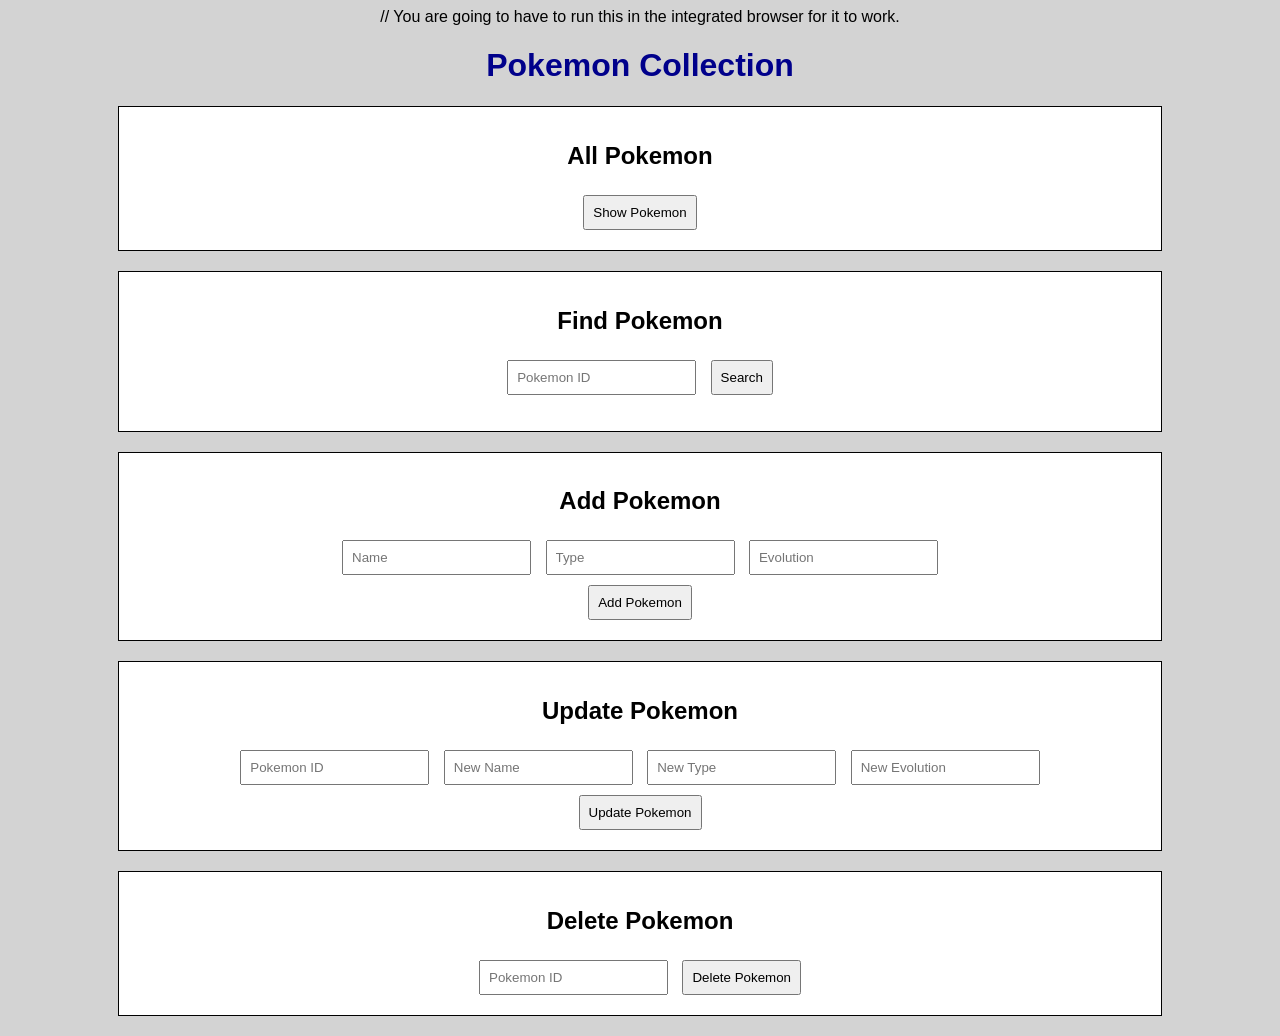
<file: pokemon-collection/index.html>
// You are going to have to run this in the integrated browser for it to work.
<!DOCTYPE html>
<html>

<head>
    <title>Pokemon Collection</title>

    <style>
        body {
            font-family: Arial;
            background-color: lightgray;
            text-align: center;
        }

        h1 {
            color: darkblue;
        }

        input {
            padding: 8px;
            margin: 5px;
        }

        button {
            padding: 8px;
            margin: 5px;
            cursor: pointer;
        }

        .section {
            background-color: white;
            padding: 15px;
            margin: 20px auto;
            width: 80%;
            border: 1px solid black;
        }

        #list {
            text-align: left;
            width: 300px;
            margin: auto;
        }
    </style>
</head>

<body>

    <h1>Pokemon Collection</h1>

    <div class="section">
        <h2>All Pokemon</h2>
        <button onclick="getPokemon()">Show Pokemon</button>
        <div id="list"></div>
    </div>

    <div class="section">
        <h2>Find Pokemon</h2>
        <input type="number" id="searchId" placeholder="Pokemon ID">
        <button onclick="findPokemon()">Search</button>
        <p id="searchResult"></p>
    </div>

    <div class="section">
        <h2>Add Pokemon</h2>
        <input type="text" id="addName" placeholder="Name">
        <input type="text" id="addType" placeholder="Type">
        <input type="text" id="addEvolution" placeholder="Evolution">
        <br>
        <button onclick="addPokemon()">Add Pokemon</button>
    </div>

    <div class="section">
        <h2>Update Pokemon</h2>
        <input type="number" id="updateId" placeholder="Pokemon ID">
        <input type="text" id="updateName" placeholder="New Name">
        <input type="text" id="updateType" placeholder="New Type">
        <input type="text" id="updateEvolution" placeholder="New Evolution">
        <br>
        <button onclick="updatePokemon()">Update Pokemon</button>
    </div>

    <div class="section">
        <h2>Delete Pokemon</h2>
        <input type="number" id="deleteId" placeholder="Pokemon ID">
        <button onclick="deletePokemon()">Delete Pokemon</button>
    </div>

    <p id="message"></p>

    <script>

        // Show all Pokemon
        async function getPokemon() {
            let response = await fetch('http://127.0.0.1:3000/api/pokemon');
            let data = await response.json();

            let list = document.getElementById('list');
            list.innerHTML = '';

            for (let p of data) {
                list.innerHTML += '<p>ID: ' + p.id +
                    ' | Name: ' + p.name +
                    ' | Type: ' + p.type +
                    ' | Evolution: ' + p.evolution + '</p>';
            }
        }

        // Find one Pokemon
        async function findPokemon() {
            let id = document.getElementById('searchId').value;

            let response = await fetch('http://127.0.0.1:3000/api/pokemon/' + id);

            if (response.ok) {
                let p = await response.json();

                document.getElementById('searchResult').innerText =
                    'Name: ' + p.name +
                    ' | Type: ' + p.type +
                    ' | Evolution: ' + p.evolution;
            } else {
                document.getElementById('searchResult').innerText =
                    'Pokemon not found.';
            }
        }

        // Add Pokemon
        async function addPokemon() {
            let name = document.getElementById('addName').value;
            let type = document.getElementById('addType').value;
            let evolution = document.getElementById('addEvolution').value;

            let response = await fetch('http://127.0.0.1:3000/api/pokemon', {
                method: 'POST',
                headers: {
                    'Content-Type': 'application/json'
                },
                body: JSON.stringify({
                    name: name,
                    type: type,
                    evolution: evolution
                })
            });

            if (response.ok) {
                document.getElementById('message').innerText =
                    'Pokemon added!';
                getPokemon();
            } else {
                document.getElementById('message').innerText =
                    'Please fill out all fields.';
            }
        }

        // Update Pokemon
        async function updatePokemon() {
            let id = document.getElementById('updateId').value;
            let name = document.getElementById('updateName').value;
            let type = document.getElementById('updateType').value;
            let evolution = document.getElementById('updateEvolution').value;

            let response = await fetch('http://127.0.0.1:3000/api/pokemon/' + id, {
                method: 'PUT',
                headers: {
                    'Content-Type': 'application/json'
                },
                body: JSON.stringify({
                    name: name,
                    type: type,
                    evolution: evolution
                })
            });

            if (response.ok) {
                document.getElementById('message').innerText =
                    'Pokemon updated!';
                getPokemon();
            } else {
                document.getElementById('message').innerText =
                    'Could not update Pokemon. Check the ID and fields.';
            }
        }

        // Delete Pokemon
        async function deletePokemon() {
            let id = document.getElementById('deleteId').value;

            let response = await fetch('http://127.0.0.1:3000/api/pokemon/' + id, {
                method: 'DELETE'
            });

            if (response.ok) {
                document.getElementById('message').innerText =
                    'Pokemon deleted!';
                getPokemon();
            } else {
                document.getElementById('message').innerText =
                    'Pokemon not found.';
            }
        }

        // Show Pokemon when page loads
        getPokemon();

    </script>

</body>

</html>
</file>
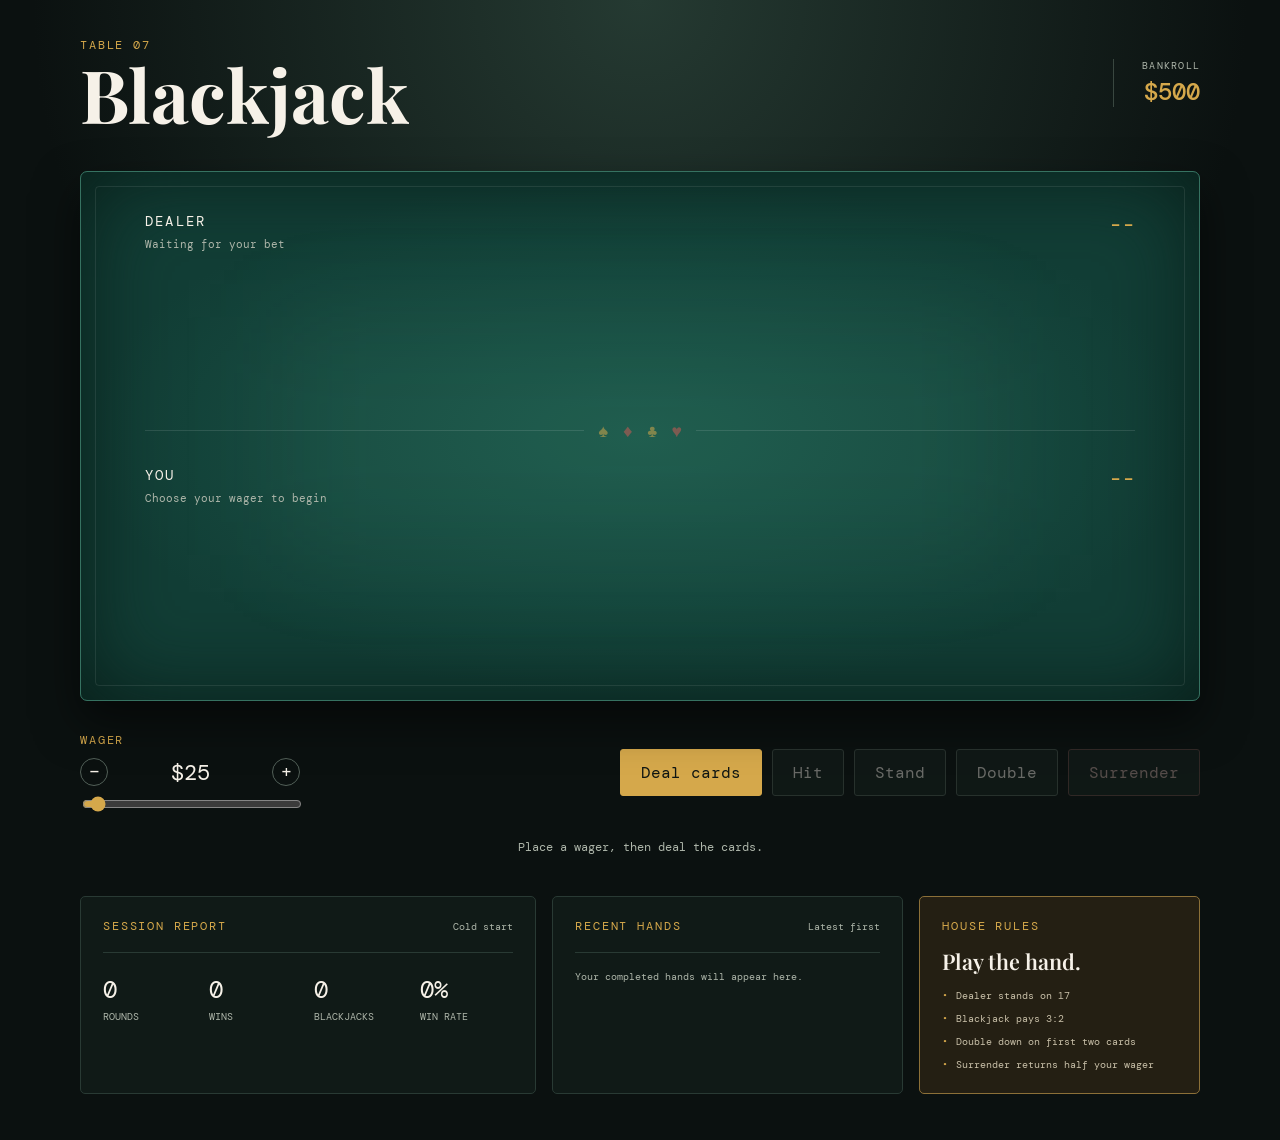
<file: Entertainment/blackjack.html>
<!DOCTYPE html>
<html lang="en">

<head>
	<meta charset="UTF-8">
	<meta name="viewport" content="width=device-width, initial-scale=1.0">
	<title>Blackjack</title>
	<link rel="stylesheet" href="blackjack.css">
</head>

<body>
	<main class="game-shell">
		<header class="topbar">
			<div>
				<p class="eyebrow">Table 07</p>
				<h1>Blackjack</h1>
			</div>
			<div class="bankroll" aria-label="Current bankroll">
				<span>Bankroll</span>
				<strong id="bankroll">$500</strong>
			</div>
		</header>

		<section class="table" aria-label="Blackjack table">
			<div class="table-glow"></div>
			<div class="dealer-area">
				<div class="hand-heading">
					<div>
						<p class="hand-label">Dealer</p>
						<p id="dealer-message" class="hand-message">Waiting for your bet</p>
					</div>
					<div id="dealer-score" class="score">--</div>
				</div>
				<div id="dealer-hand" class="hand" aria-label="Dealer hand"></div>
			</div>

			<div class="table-divider"><span>♠</span><span>♦</span><span>♣</span><span>♥</span></div>

			<div class="player-area">
				<div class="hand-heading">
					<div>
						<p class="hand-label">You</p>
						<p id="player-message" class="hand-message">Choose your wager to begin</p>
					</div>
					<div id="player-score" class="score">--</div>
				</div>
				<div id="player-hand" class="hand" aria-label="Your hand"></div>
			</div>
		</section>

		<section class="controls" aria-label="Game controls">
			<div class="wager-panel">
				<label for="wager">Wager</label>
				<div class="wager-row">
					<button class="step-button" id="decrease-wager" type="button" aria-label="Decrease wager">−</button>
					<output id="wager" for="wager-slider">$25</output>
					<button class="step-button" id="increase-wager" type="button" aria-label="Increase wager">+</button>
				</div>
				<input id="wager-slider" type="range" min="5" max="500" step="5" value="25">
			</div>
			<div class="action-panel">
				<button id="deal-button" class="button button-primary" type="button">Deal cards</button>
				<button id="hit-button" class="button" type="button" disabled>Hit</button>
				<button id="stand-button" class="button" type="button" disabled>Stand</button>
				<button id="double-button" class="button" type="button" disabled>Double</button>
				<button id="surrender-button" class="button button-subtle" type="button" disabled>Surrender</button>
			</div>
		</section>

		<p id="status" class="status" role="status">Place a wager, then deal the cards.</p>

		<section class="dashboard" aria-label="Game dashboard">
			<div class="stats-panel">
				<div class="section-heading"><p class="eyebrow">Session report</p><span id="streak-label">Cold start</span></div>
				<div class="stats-grid">
					<div><strong id="rounds-stat">0</strong><span>Rounds</span></div>
					<div><strong id="wins-stat">0</strong><span>Wins</span></div>
					<div><strong id="blackjacks-stat">0</strong><span>Blackjacks</span></div>
					<div><strong id="win-rate-stat">0%</strong><span>Win rate</span></div>
				</div>
			</div>
			<div class="history-panel">
				<div class="section-heading"><p class="eyebrow">Recent hands</p><span>Latest first</span></div>
				<ul id="history-list" class="history-list"><li class="empty-history">Your completed hands will appear here.</li></ul>
			</div>
			<aside class="rules-panel">
				<p class="eyebrow">House rules</p>
				<h2>Play the hand.</h2>
				<ul>
					<li>Dealer stands on 17</li>
					<li>Blackjack pays 3:2</li>
					<li>Double down on first two cards</li>
					<li>Surrender returns half your wager</li>
				</ul>
			</aside>
		</section>
	</main>

	<script>
		const suits = [
			{ symbol: "♠", name: "spades", color: "black" },
			{ symbol: "♥", name: "hearts", color: "red" },
			{ symbol: "♦", name: "diamonds", color: "red" },
			{ symbol: "♣", name: "clubs", color: "black" }
		];
		const ranks = ["A", "2", "3", "4", "5", "6", "7", "8", "9", "10", "J", "Q", "K"];
		let deck = [];
		let playerHand = [];
		let dealerHand = [];
		let bankroll = 500;
		let wager = 25;
		let roundActive = false;
		let roundWager = 25;
		let stats = { rounds: 0, wins: 0, blackjacks: 0, streak: 0, history: [] };

		const playerHandElement = document.getElementById("player-hand");
		const dealerHandElement = document.getElementById("dealer-hand");
		const playerScoreElement = document.getElementById("player-score");
		const dealerScoreElement = document.getElementById("dealer-score");
		const statusElement = document.getElementById("status");
		const wagerElement = document.getElementById("wager");
		const sliderElement = document.getElementById("wager-slider");
		const dealButton = document.getElementById("deal-button");
		const hitButton = document.getElementById("hit-button");
		const standButton = document.getElementById("stand-button");
		const doubleButton = document.getElementById("double-button");
		const surrenderButton = document.getElementById("surrender-button");

		function createDeck() {
			deck = suits.flatMap((suit) => ranks.map((rank) => ({ rank, ...suit })));
			for (let index = deck.length - 1; index > 0; index -= 1) {
				const swapIndex = Math.floor(Math.random() * (index + 1));
				[deck[index], deck[swapIndex]] = [deck[swapIndex], deck[index]];
			}
		}

		function drawCard() {
			return deck.pop();
		}

		function getScore(hand) {
			let score = hand.reduce((total, card) => total + (card.rank === "A" ? 11 : ["K", "Q", "J"].includes(card.rank) ? 10 : Number(card.rank)), 0);
			let aces = hand.filter((card) => card.rank === "A").length;
			while (score > 21 && aces > 0) {
				score -= 10;
				aces -= 1;
			}
			return score;
		}

		function renderCard(card, hidden = false, index = 0) {
			if (hidden) return `<div class="card card-hidden" aria-label="Hidden card"><span>?</span></div>`;
			return `<div class="card ${card.color} card-${index}" aria-label="${card.rank} of ${card.name}">
				<span class="card-corner">${card.rank}<br>${card.symbol}</span>
				<span class="card-suit">${card.symbol}</span>
				<span class="card-corner card-corner-bottom">${card.rank}<br>${card.symbol}</span>
			</div>`;
		}

		function renderHands(showDealer = false) {
			playerHandElement.innerHTML = playerHand.map((card, index) => renderCard(card, false, index)).join("");
			dealerHandElement.innerHTML = dealerHand.map((card, index) => renderCard(card, !showDealer && index === 1, index)).join("");
			playerScoreElement.textContent = playerHand.length ? getScore(playerHand) : "--";
			dealerScoreElement.textContent = showDealer ? getScore(dealerHand) : dealerHand.length ? `${getScore([dealerHand[0]])} + ?` : "--";
		}

		function updateWager(value) {
			wager = Math.min(bankroll, Math.max(5, Number(value)));
			sliderElement.value = wager;
			wagerElement.textContent = `$${wager}`;
		}

		function updateStats(outcome, label) {
			stats.rounds += 1;
			if (outcome === "win" || outcome === "blackjack") {
				stats.wins += 1;
				stats.streak = Math.max(1, stats.streak + 1);
			} else if (outcome === "lose") {
				stats.streak = Math.min(-1, stats.streak - 1);
			} else {
				stats.streak = 0;
			}
			if (outcome === "blackjack") stats.blackjacks += 1;
			stats.history.unshift({ label, outcome });
			stats.history = stats.history.slice(0, 4);
			document.getElementById("rounds-stat").textContent = stats.rounds;
			document.getElementById("wins-stat").textContent = stats.wins;
			document.getElementById("blackjacks-stat").textContent = stats.blackjacks;
			document.getElementById("win-rate-stat").textContent = `${Math.round((stats.wins / stats.rounds) * 100)}%`;
			document.getElementById("streak-label").textContent = stats.streak > 0 ? `${stats.streak} win streak` : stats.streak < 0 ? `${Math.abs(stats.streak)} loss streak` : "Even run";
			document.getElementById("history-list").innerHTML = stats.history.map((hand) => `<li><span class="result-dot ${hand.outcome}"></span><span>${hand.label}</span><strong>${hand.outcome === "win" || hand.outcome === "blackjack" ? `+$${roundWager}` : hand.outcome === "lose" ? `-$${roundWager}` : "Push"}</strong></li>`).join("");
		}

		function setButtons(inRound) {
			dealButton.disabled = inRound;
			hitButton.disabled = !inRound;
			standButton.disabled = !inRound;
			doubleButton.disabled = !inRound || playerHand.length !== 2 || bankroll < wager;
			surrenderButton.disabled = !inRound || playerHand.length !== 2;
			sliderElement.disabled = inRound;
			document.getElementById("decrease-wager").disabled = inRound;
			document.getElementById("increase-wager").disabled = inRound;
			dealButton.textContent = inRound ? "Round in play" : "Deal cards";
		}

		function finishRound(message, outcome) {
			roundActive = false;
			renderHands(true);
			document.getElementById("dealer-message").textContent = `Final score: ${getScore(dealerHand)}`;
			document.getElementById("player-message").textContent = `Final score: ${getScore(playerHand)}`;
			if (outcome === "win") bankroll += roundWager;
			if (outcome === "blackjack") bankroll += Math.floor(roundWager * 1.5);
			if (outcome === "lose") bankroll -= roundWager;
			if (outcome === "surrender") bankroll -= Math.floor(roundWager / 2);
			document.getElementById("bankroll").textContent = `$${bankroll}`;
			statusElement.textContent = message;
			updateStats(outcome, message.replace(/\.$/, ""));
			setButtons(false);
			updateWager(Math.min(wager, bankroll));
		}

		function compareHands() {
			const playerScore = getScore(playerHand);
			const dealerScore = getScore(dealerHand);
			if (dealerScore > 21 || playerScore > dealerScore) finishRound(`You win $${roundWager}.`, "win");
			else if (playerScore < dealerScore) finishRound(`Dealer wins $${roundWager}.`, "lose");
			else finishRound("Push. Your wager is returned.", "push");
		}

		function deal() {
			if (bankroll < 5) {
				statusElement.textContent = "You are out of chips. Refresh to start over.";
				return;
			}
			createDeck();
			roundWager = wager;
			playerHand = [drawCard(), drawCard()];
			dealerHand = [drawCard(), drawCard()];
			roundActive = true;
			document.getElementById("dealer-message").textContent = "One card is hidden";
			document.getElementById("player-message").textContent = "Your move";
			statusElement.textContent = "Hit for another card or stand on your hand.";
			renderHands(false);
			setButtons(true);
			if (getScore(playerHand) === 21) {
				finishRound("Blackjack. You win 3:2!", "blackjack");
			}
		}

		function hit() {
			playerHand.push(drawCard());
			renderHands(false);
			const score = getScore(playerHand);
			if (score > 21) finishRound(`Bust. Dealer wins $${roundWager}.`, "lose");
			else if (score === 21) stand();
		}

		function stand() {
			while (getScore(dealerHand) < 17) dealerHand.push(drawCard());
			compareHands();
		}

		function doubleDown() {
			if (!roundActive || playerHand.length !== 2 || bankroll < wager) return;
			roundWager = wager * 2;
			wager = roundWager;
			wagerElement.textContent = `$${wager}`;
			playerHand.push(drawCard());
			renderHands(false);
			if (getScore(playerHand) > 21) finishRound(`Bust. Dealer wins $${roundWager}.`, "lose");
			else stand();
		}

		function surrender() {
			if (!roundActive || playerHand.length !== 2) return;
			finishRound(`Surrendered. You lose $${Math.floor(roundWager / 2)}.`, "surrender");
		}

		sliderElement.addEventListener("input", (event) => updateWager(event.target.value));
		document.getElementById("decrease-wager").addEventListener("click", () => updateWager(wager - 5));
		document.getElementById("increase-wager").addEventListener("click", () => updateWager(wager + 5));
		dealButton.addEventListener("click", deal);
		hitButton.addEventListener("click", hit);
		standButton.addEventListener("click", stand);
		doubleButton.addEventListener("click", doubleDown);
		surrenderButton.addEventListener("click", surrender);
		updateWager(wager);
		setButtons(false);
	</script>
</body>

</html>
</file>
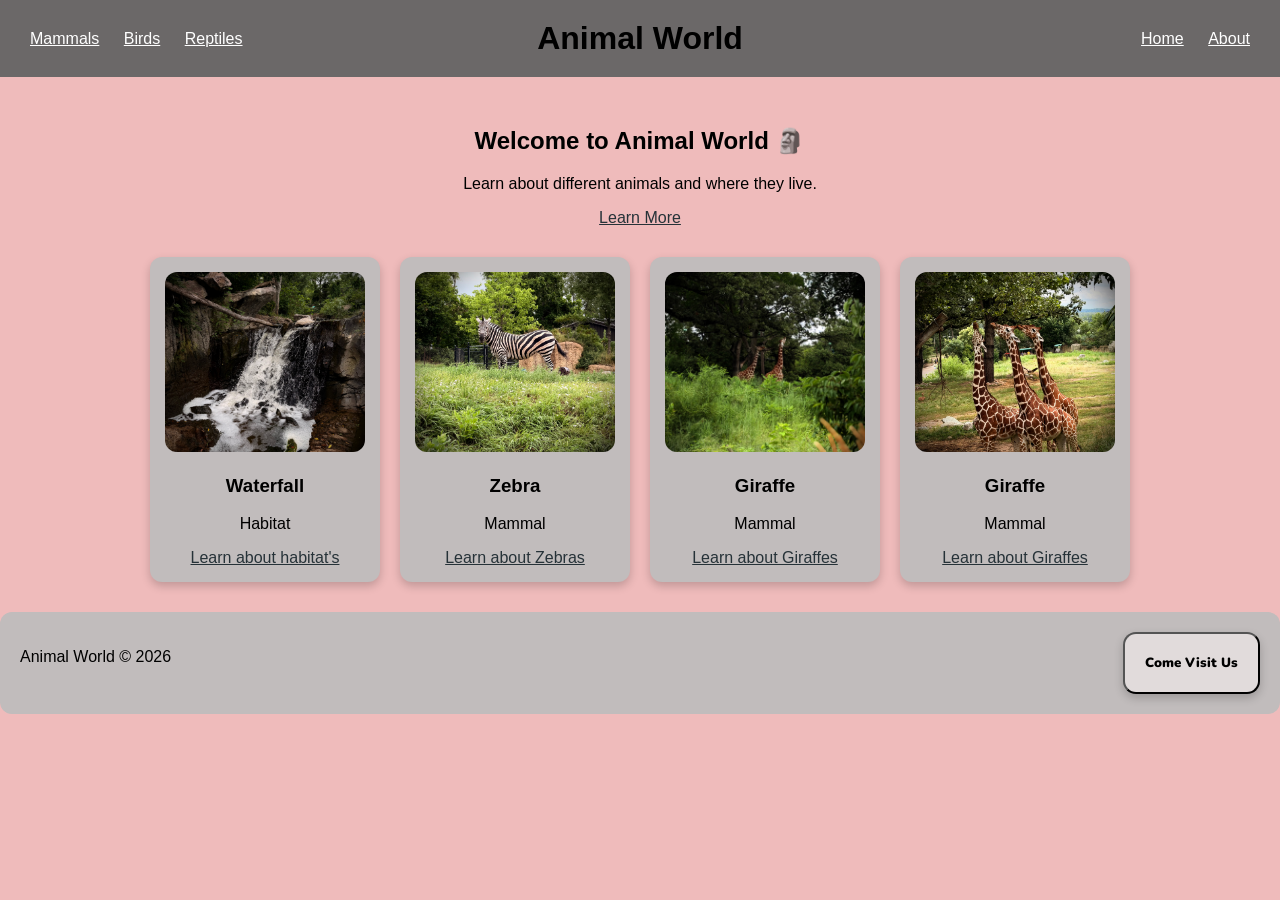
<file: Webpage/webpage.html>
<!DOCTYPE html>
<html>

<head>
  <title>Animal World</title>
  <link rel="stylesheet" href="webpage.css">
</head>

<body>

  <header>
    <nav>
      <a href="#">Mammals</a>
      <a href="#">Birds</a>
      <a href="#">Reptiles</a>
    </nav>

    <h1>Animal World</h1>

    <nav>
      <a href="#">Home</a>
      <a href="#">About</a>
    </nav>
  </header>


  <main>

    <h2>Welcome to Animal World &#128511;</h2>

    <p>
      Learn about different animals and where they live.
    </p>

    <a href="#" id="moveLink">Learn More</a>


    <section class="animals">

      <div class="animal">

        <img src="IMG_9698.jpeg" alt="Waterfall">
        <h3>Waterfall</h3>
        <p>Habitat</p>
        <a href="https://www.natgeokids.com/uk/home-is-good/savannah-habitat/">Learn about habitat's</a>
      </div>

      <div class="animal">
        <img src="IMG_9703.jpeg" alt="Zebra">
        <h3>Zebra</h3>
        <p>Mammal</p>
        <a href="https://www.ifaw.org/animals/zebras">Learn about Zebras</a>
      </div>

      <div class="animal">
        <img src="IMG_9738.jpeg" alt="Giraffe">
        <h3>Giraffe</h3>
        <p>Mammal</p>
        <a href="https://www.awf.org/wildlife-conservation/giraffe">Learn about Giraffes</a>
      </div>

      <div class="animal">
        <img src="IMG_9748.jpeg" alt="Giraffe">
        <h3>Giraffe</h3>
        <p>Mammal</p>
        <a href="https://www.nationalgeographic.com/animals/mammals/facts/giraffe">Learn about Giraffes</a>
      </div>

    </section>

  </main>

  <footer>
    <p>Animal World &copy; 2026</p>
    <button onclick="window.open('https://www.omahazoo.com/plan-your-visit', '_blank') ">Come
      Visit Us</button>
  </footer>

  <script>
    const link = document.getElementById("moveLink");

    link.addEventListener( "click", function () {
      const x = Math.random() * (window.innerWidth - link.offsetWidth);
      const y = Math.random() * (window.innerHeight - link.offsetHeight);

      link.style.position = "fixed";
      link.style.left = x + "px";
      link.style.top = y + "px";
    });
  </script>

</body>

</html>
</file>
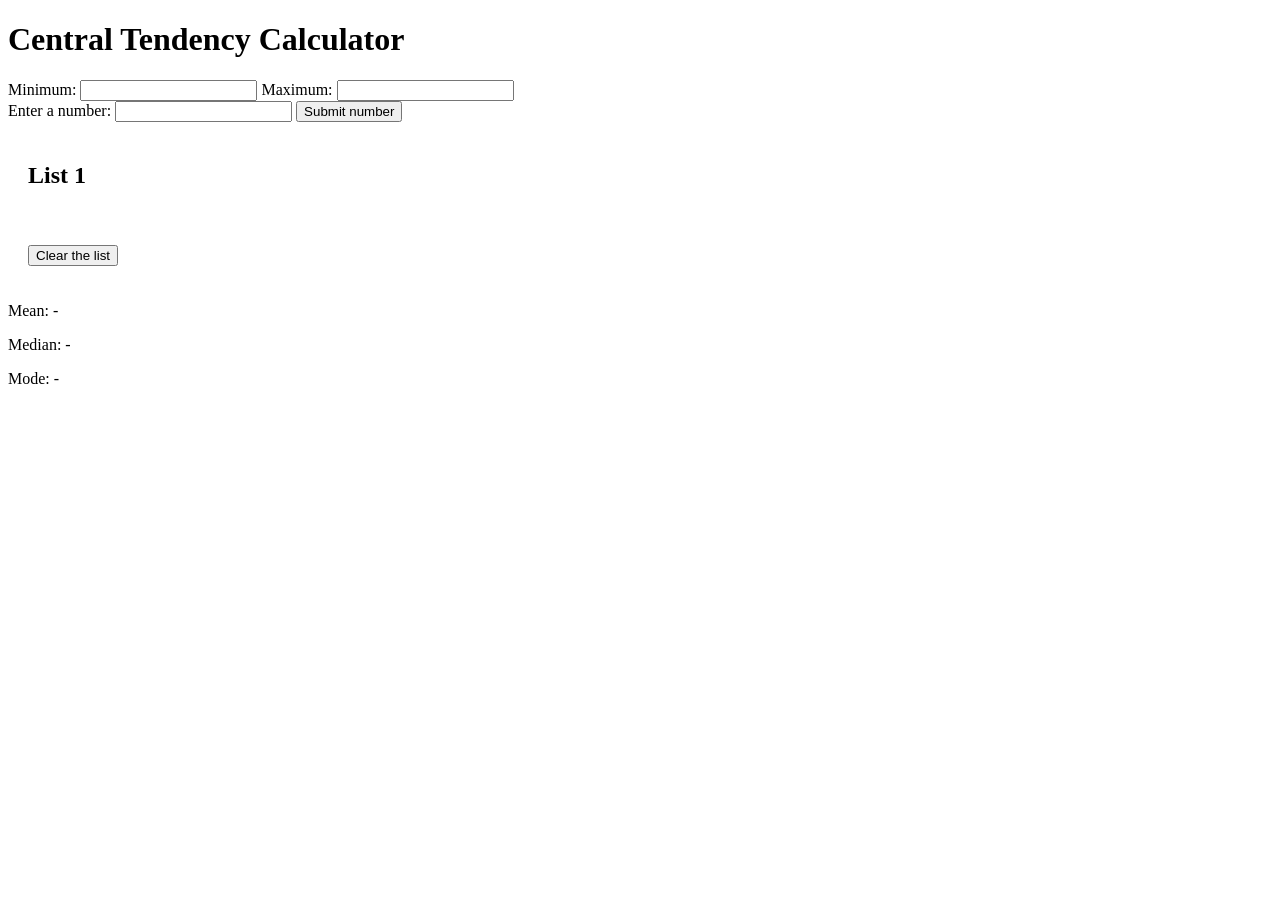
<file: CTC/CTC/exercise.html>
<!DOCTYPE html>
<html lang="en">

<head>
    <meta charset="UTF-8">
    <meta name="viewport" content="width=device-width, initial-scale=1.0">
    <title>Module 3 Exercise - Javascript Sampling</title>

    <link rel="stylesheet" href="exercise.css">
    <script src="exercise.js"></script>
</head>

<body>
    <h1>Central Tendency Calculator</h1>

    <div>
        <label for="minimum">Minimum:</label>
        <input type="number" id="minimum" name="minimum" required>
        <label for="maximum">Maximum:</label>
        <input type="number" id="maximum" name="maximum" required>
    </div>
    <form>
        <label for="NumberCalc">Enter a number:</label>
        <input type="text" id="NumberCalc" name="NumberCalc">
        <button type="submit" onclick="return addNumberToList1(event)">Submit number</button>
    </form>

    <div class="myflexboxColumn">
        <h2>List 1</h2>
        <table id="myList1">
        </table>
        <br /> <br />
        <input type="button" value="Clear the list" onclick="clearList1()">
    </div>
    <div>
        <p>Mean: <span id="mean">-</span></p>
        <p>Median: <span id="median">-</span></p>
        <p>Mode: <span id="mode">-</span></p>
    </div>
    </div>
</body>

</html>
</file>
<file: Entertainment/blackjack.css>
@import url('https://fonts.googleapis.com/css2?family=DM+Mono:wght@400;500&family=Playfair+Display:wght@600;700&display=swap');

:root {
	--ink: #f6f1e8;
	--muted: #aeb6aa;
	--green: #123e36;
	--green-light: #1c594b;
	--gold: #d5a84b;
	--red: #ce5a55;
	--panel: #17241f;
}

* { box-sizing: border-box; }

body {
	margin: 0;
	min-width: 320px;
	color: var(--ink);
	background: #0b1110;
	font-family: 'DM Mono', monospace;
}

body::before {
	position: fixed;
	inset: 0;
	z-index: -1;
	content: '';
	background: radial-gradient(circle at 50% 0%, #253a32 0, #0b1110 55%);
}

.game-shell { width: min(1120px, calc(100% - 40px)); margin: 0 auto; padding: 38px 0 46px; }
.topbar, .hand-heading, .controls, .wager-row, .section-heading { display: flex; align-items: center; justify-content: space-between; }
.eyebrow, .hand-label, .wager-panel label { margin: 0; color: var(--gold); font-size: .72rem; letter-spacing: .16em; text-transform: uppercase; }
h1 { margin: 6px 0 0; font: 700 clamp(2.6rem, 6vw, 4.6rem)/.95 'Playfair Display', serif; letter-spacing: 0; }
.bankroll { padding-left: 28px; border-left: 1px solid #394740; text-align: right; }
.bankroll span { display: block; color: var(--muted); font-size: .65rem; letter-spacing: .12em; text-transform: uppercase; }
.bankroll strong { display: block; margin-top: 4px; color: var(--gold); font-size: 1.5rem; font-weight: 500; }
.table { position: relative; min-height: 530px; margin-top: 42px; overflow: hidden; padding: 40px clamp(20px, 5vw, 70px); border: 1px solid #367261; border-radius: 7px; background: radial-gradient(ellipse at center, var(--green-light), var(--green) 70%); box-shadow: inset 0 0 90px #081d18, 0 20px 45px #0008; }
.table::after { position: absolute; inset: 14px; border: 1px solid #ffffff16; border-radius: 4px; content: ''; pointer-events: none; }
.table-glow { position: absolute; top: 50%; left: 50%; width: 65%; height: 45%; transform: translate(-50%, -50%); background: #55a58a12; filter: blur(50px); }
.dealer-area, .player-area, .table-divider { position: relative; z-index: 1; }
.dealer-area { min-height: 184px; }
.player-area { min-height: 184px; }
.hand-heading { align-items: flex-start; }
.hand-label { color: var(--ink); font-size: .86rem; }
.hand-message { margin: 7px 0 0; color: var(--muted); font-size: .68rem; }
.score { color: var(--gold); font-size: 1.35rem; }
.hand { display: flex; min-height: 126px; padding-top: 22px; }
.card { position: relative; width: 78px; height: 112px; margin-right: -13px; padding: 8px; border: 1px solid #d8d4ca; border-radius: 5px; color: #1a201c; background: #f6f2e9; box-shadow: 3px 4px 9px #071b1588; animation: deal .35s both; }
.card.red { color: var(--red); }
.card-corner { display: block; font-size: .9rem; line-height: .9rem; font-weight: 500; }
.card-corner-bottom { position: absolute; right: 8px; bottom: 8px; transform: rotate(180deg); }
.card-suit { position: absolute; top: 50%; left: 50%; transform: translate(-50%, -50%); font-size: 2.7rem; }
.card-hidden { display: grid; place-items: center; color: var(--gold); background: #1b4e42; border: 1px solid #74a795; }
.card-hidden span { display: grid; place-items: center; width: 44px; height: 73px; border: 1px solid #d5a84b88; font: 700 2rem 'Playfair Display', serif; }
.table-divider { display: flex; align-items: center; gap: 14px; height: 70px; color: #d5a84b88; font-size: 1.1rem; }
.table-divider::before, .table-divider::after { flex: 1; height: 1px; background: #ffffff1c; content: ''; }
.table-divider span:nth-child(2), .table-divider span:nth-child(4) { color: #ce5a5588; }
.controls { align-items: stretch; gap: 36px; margin-top: 27px; }
.wager-panel { width: 220px; }
.wager-row { margin: 9px 0 7px; }
.wager-row output { color: var(--ink); font-size: 1.4rem; }
.step-button { width: 28px; height: 28px; padding: 0; border: 1px solid #536159; border-radius: 50%; color: var(--ink); background: transparent; font-size: 1.15rem; cursor: pointer; }
input[type='range'] { width: 100%; accent-color: var(--gold); cursor: pointer; }
.action-panel { display: flex; align-items: center; justify-content: flex-end; gap: 10px; flex: 1; flex-wrap: wrap; }
button { font: inherit; }
.button { padding: 12px 20px; border: 1px solid #536159; border-radius: 3px; color: var(--ink); background: #17241f; cursor: pointer; transition: border-color .2s, transform .2s, background .2s; }
.button:hover:not(:disabled), .step-button:hover:not(:disabled) { border-color: var(--gold); transform: translateY(-2px); }
.button-primary { border-color: var(--gold); color: #101613; background: var(--gold); }
.button-subtle { color: #c4a6a0; border-color: #694b48; }
button:disabled, input:disabled { cursor: not-allowed; opacity: .4; }
.status { min-height: 20px; margin: 23px 0 0; color: var(--muted); font-size: .72rem; text-align: center; }
.dashboard { display: grid; grid-template-columns: 1.3fr 1fr .8fr; gap: 16px; margin-top: 36px; }
.stats-panel, .history-panel, .rules-panel { padding: 22px; border: 1px solid #293a34; border-radius: 5px; background: #101a17; }
.section-heading { padding-bottom: 18px; border-bottom: 1px solid #293a34; }
.section-heading > span { color: var(--muted); font-size: .63rem; }
.stats-grid { display: grid; grid-template-columns: repeat(4, 1fr); gap: 12px; padding-top: 21px; }
.stats-grid strong { display: block; color: var(--ink); font-size: 1.5rem; font-weight: 400; }
.stats-grid span { display: block; margin-top: 5px; color: var(--muted); font-size: .6rem; text-transform: uppercase; }
.history-list { display: grid; gap: 10px; margin: 0; padding: 17px 0 0; list-style: none; }
.history-list li { display: flex; align-items: center; gap: 9px; color: var(--muted); font-size: .65rem; }
.history-list strong { margin-left: auto; color: var(--ink); font-weight: 400; }
.empty-history { font-size: .6rem !important; }
.result-dot { width: 7px; height: 7px; border-radius: 50%; background: var(--muted); }
.result-dot.win, .result-dot.blackjack { background: var(--gold); }
.result-dot.lose { background: var(--red); }
.rules-panel { border-color: #8c7038; background: #241f13; }
.rules-panel h2 { margin: 13px 0 14px; font: 600 1.35rem 'Playfair Display', serif; }
.rules-panel ul { display: grid; gap: 10px; margin: 0; padding: 0; color: #c9c0a9; font-size: .65rem; list-style: none; }
.rules-panel li::before { margin-right: 8px; color: var(--gold); content: '•'; }

@keyframes deal { from { opacity: 0; transform: translateY(-12px) rotate(-4deg); } to { opacity: 1; transform: translateY(0) rotate(0); } }

@media (max-width: 650px) {
	.game-shell { width: min(100% - 24px, 560px); padding-top: 25px; }
	.table { min-height: 480px; margin-top: 28px; padding: 27px 19px; }
	.card { width: 61px; height: 91px; padding: 6px; }
	.card-corner { font-size: .7rem; line-height: .7rem; }
	.card-corner-bottom { right: 6px; bottom: 6px; }
	.card-suit { font-size: 2rem; }
	.card-hidden span { width: 34px; height: 60px; font-size: 1.5rem; }
	.controls { align-items: stretch; flex-direction: column; gap: 22px; }
	.wager-panel { width: 100%; }
	.action-panel { justify-content: stretch; }
	.button { flex: 1; padding: 12px 7px; font-size: .72rem; }
	.dashboard { grid-template-columns: 1fr; }
	.stats-grid { gap: 8px; }
}
</file>
<file: Webpage/webpage.css>
@import url('https://fonts.googleapis.com/css2?family=Nunito:wght@400;700&display=swap');

body {
  background-color: rgb(239, 187, 187);
  font-family: Arial;
  margin: 0;
}

header {
  background-color: rgb(107, 104, 104);
  padding: 20px;
  display: grid;
  grid-template-columns: 1fr auto 1fr;
  align-items: center;
  text-align: center;
}

header h1 {
  margin: 0;
}

nav a {
  margin: 10px;
}

a,
a:visited {
  color: #263238;
}

header nav a,
header nav a:visited {
  color: white;
}

a:hover {
  color: #000000;
}

header nav:first-child {
  justify-self: start;
}

header nav:last-child {
  justify-self: end;
}


main {
  text-align: center;
  padding: 30px;
}


.animals {
  display: flex;
  justify-content: center;
  gap: 20px;
  flex-wrap: wrap;
  margin-top: 30px;
}

.animal {
  background-color: #c1bcbc;
  width: 200px;
  padding: 15px;
  border-radius: 12px;
  box-shadow: 0 4px 10px rgba(0, 0, 0, 0.2);
}

.animal img {
  width: 200px;
  height: 180px;
  object-fit: cover;
  border-radius: 12px;
}

footer {
  background-color: #c1bcbc;
  padding: 20px;
  display: flex;
  justify-content: space-between;
  border-radius: 12px
}

footer button {
  background-color: #e1dbdb;
  border-radius: 13px;
  padding: 20px;
  display: flex;
  justify-content: space-between;
  box-shadow: 0 4px 10px rgba(0, 0, 0, 0.2);
  font-family: 'Nunito', sans-serif;
  font-weight: 1000;
}

@media (max-width: 700px) {

  header {
    grid-template-columns: 1fr;
    gap: 15px;
  }

  header nav:first-child,
  header nav:last-child {
    justify-self: center;
  }

  .animals {
    flex-direction: column;
    align-items: center;
  }

}
</file>
<file: CTC/CTC/exercise.css>
* {
    box-sizing: border-box;
  }
  
  /* Container for flexboxes */
  .myflexboxRow {
    display: flex;
    flex-wrap: wrap;
  }
  
  /* Create four equal entries in myflexbox */
  .myflexboxColumn {
    flex: 33%;
    padding: 20px;
  }
  
  /* Media query - on screens that are 600px wide or less, make the columns stack on top of each other instead of next to each other */
  @media screen and (max-width: 600px) {
    .myflexboxRow {
      flex-direction: column;
    }
  }
</file>
